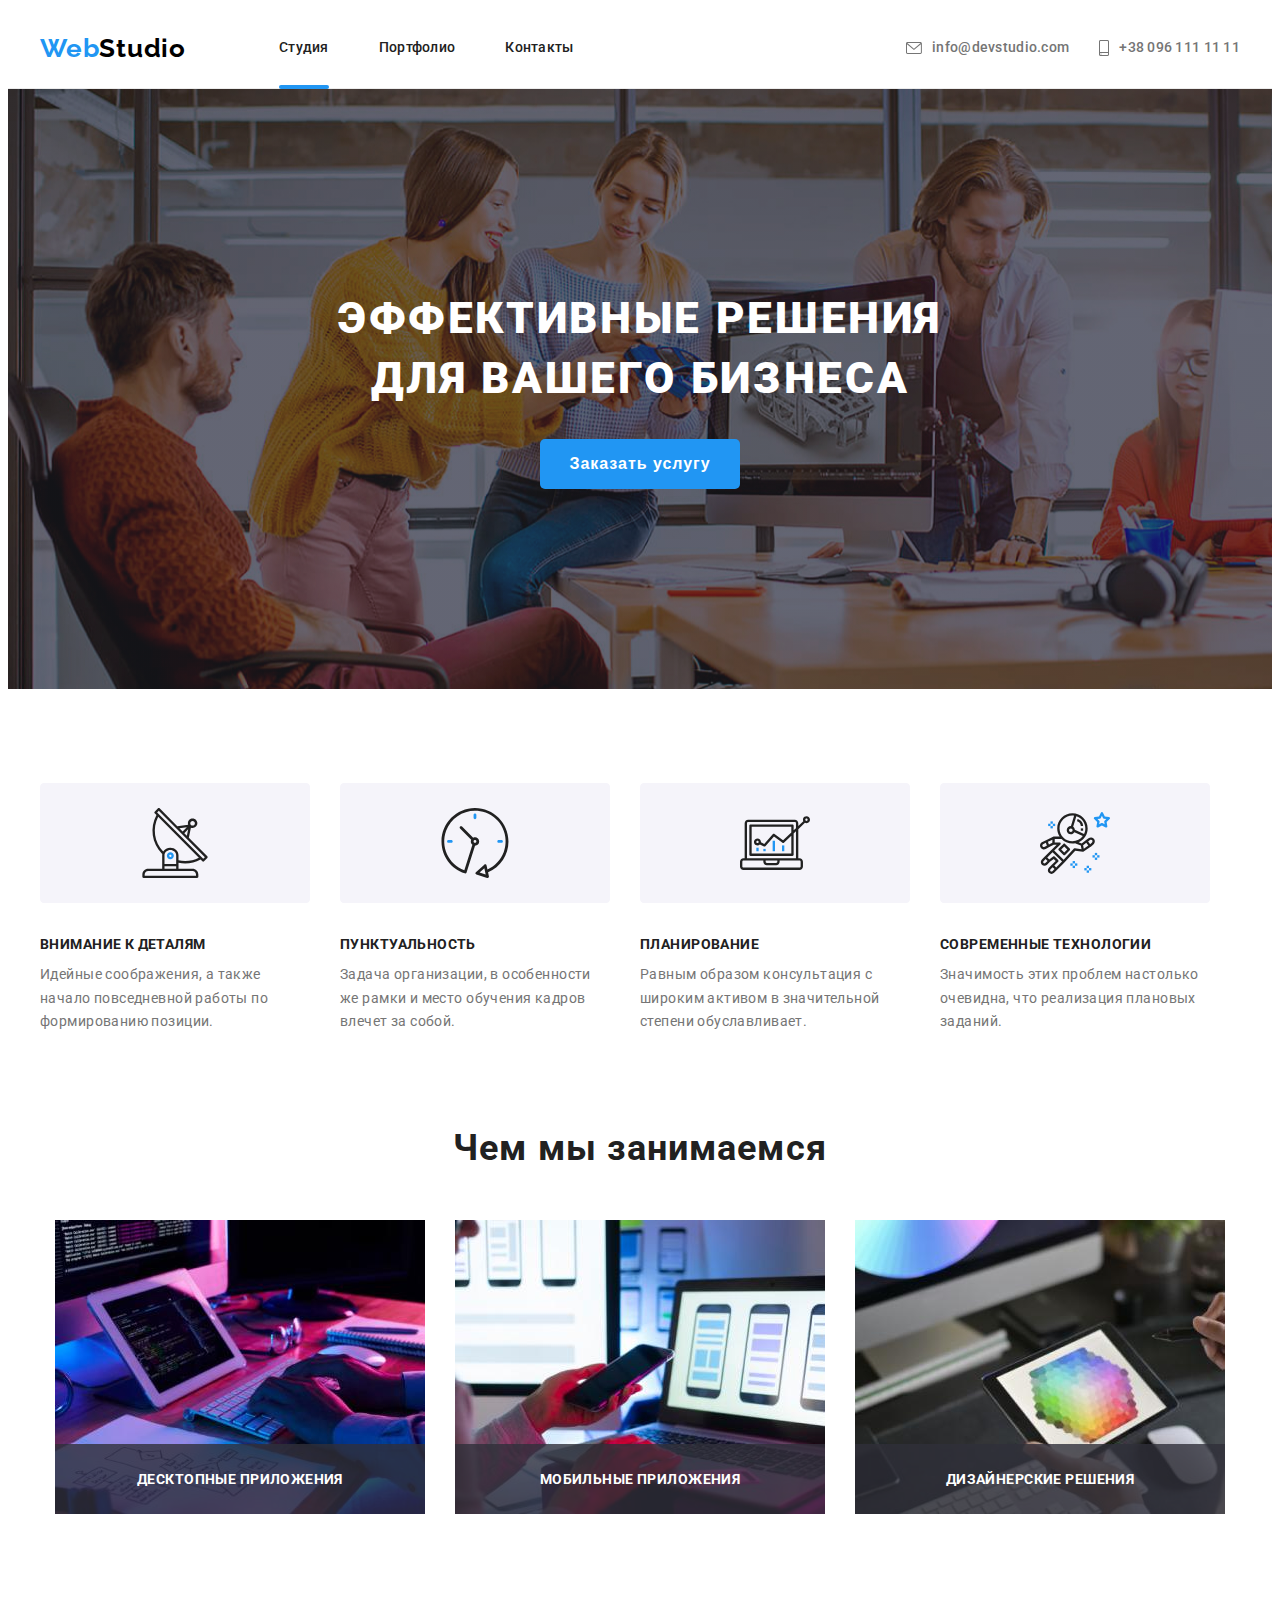
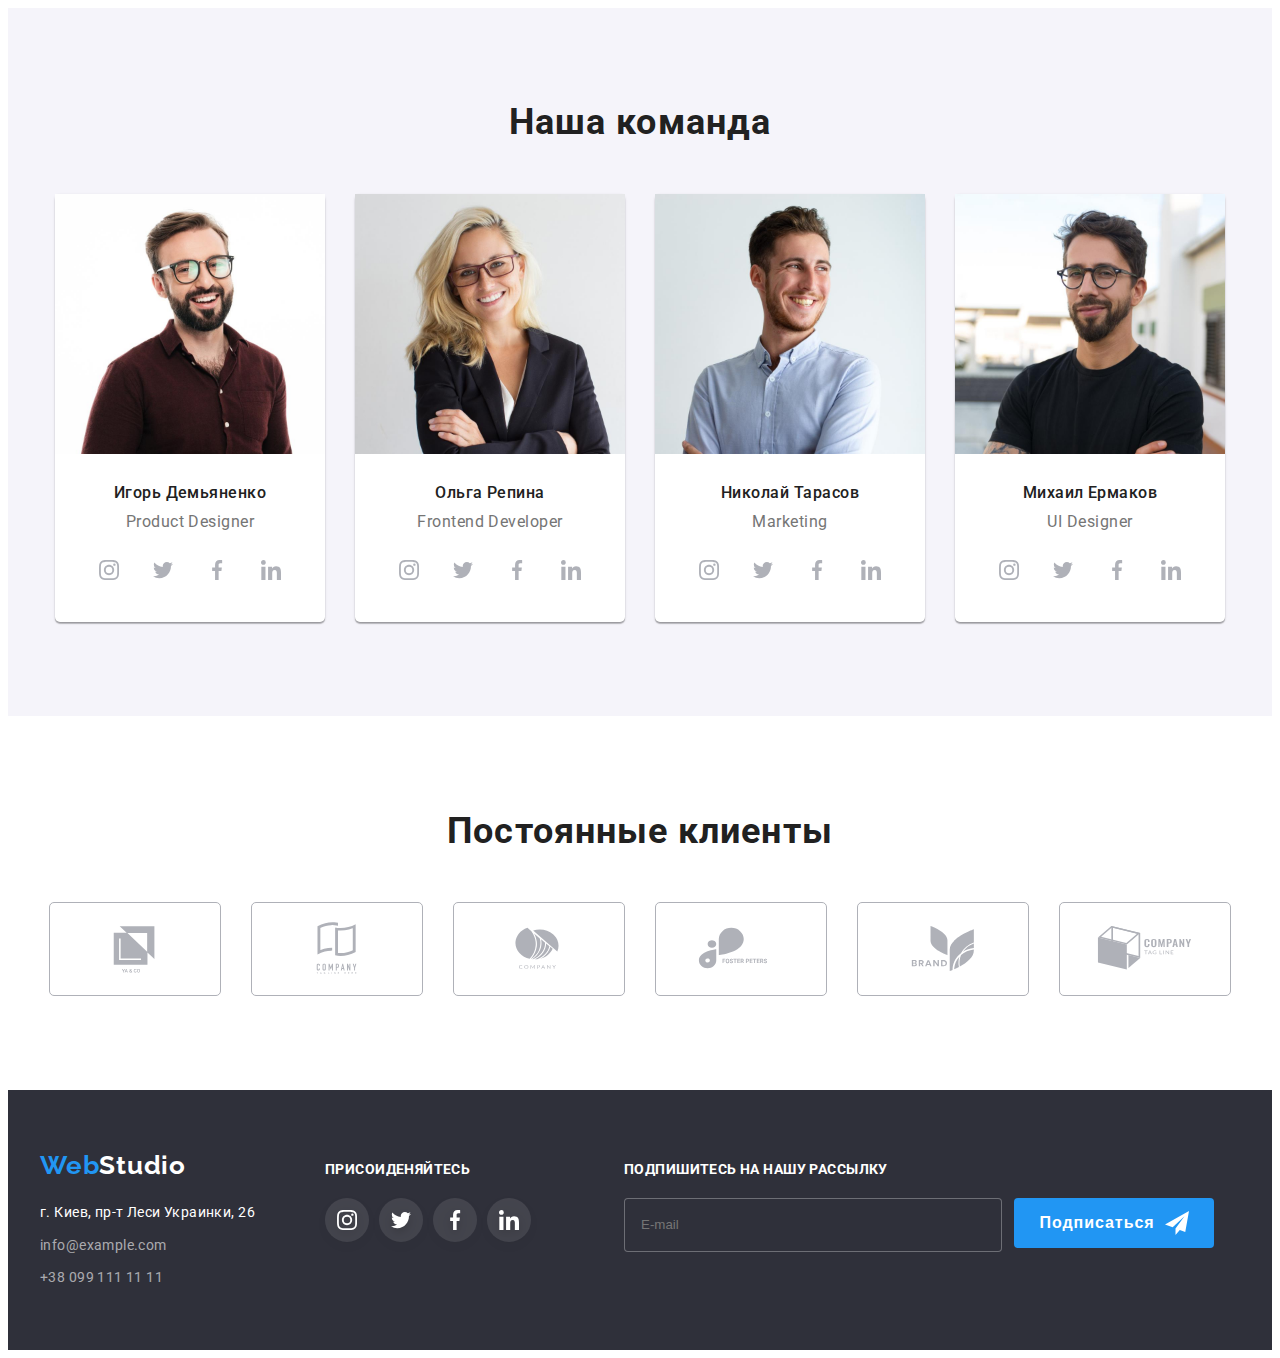
<file: index.html>
<!DOCTYPE html>
<html lang="ru">
<head>
    <meta charset="UTF-8">
    <meta http-equiv="X-UA-Compatible" content="IE=edge">
    <meta name="viewport" content="width=device-width, initial-scale=1.0">
    <title>Document</title>
    <link rel="preconnect" href="https://fonts.googleapis.com">
<link rel="preconnect" href="https://fonts.gstatic.com" crossorigin>
<link href="https://fonts.googleapis.com/css2?family=Raleway:wght@700&family=Roboto:wght@400;500;700;900&display=swap" rel="stylesheet">

<link rel="stylesheet" href="https://cdnjs.cloudflare.com/ajax/libs/modern-normalize/1.1.0/modern-normalize.min.css" integrity="sha512-wpPYUAdjBVSE4KJnH1VR1HeZfpl1ub8YT/NKx4PuQ5NmX2tKuGu6U/JRp5y+Y8XG2tV+wKQpNHVUX03MfMFn9Q==" crossorigin="anonymous" referrerpolicy="no-referrer" />

    <!--<link rel="stylesheet" href="./css/styles.css">-->
    <link rel="stylesheet" href="./css/main.css">
</head>
<body>
    <!--Шапка сайту-->

    <header class="header">
        <div class="container header-nav">
        <a href="./index.html" class="header-logo">Web<span class="header-logo-sep">Studio</span></a>
        <nav class="navigation">
        <ul class="list navigation__list">
            <li class="navigation__link">
                <a href="./index.html" class="header-word current">Студия</a>
            </li>
            <li class="navigation__link">
                <a href="./portfolio.html" class="header-word">Портфолио</a>
            </li>
            <li class="navigation__link">
                <a href="" class="header-word">Контакты</a>
            </li>
        </ul>
    </nav>
    <div class="connect">
        <ul class="list connect__list">
            <li class="connect__item">
                <a href="mailto:info@devstudio.com" class="header-mail">
                    <svg class="header-mail-icon" width="16px" height="12px">
                        <use href="./images/header-icons.svg#icon-envelope"></use>
                    </svg>
                    info@devstudio.com</a>
                
            </li>
                
            </li>
            <li class="connect__item">
                
                <a href="tel:+380961111111" class="header-tel"> 
                    <svg class="header-tel-icon" width="10px" height="16px">
                        <use href="./images/header-icons.svg#icon-smartphone"></use>
                    </svg> +38 096 111 11 11</a>
                
            </li>
        </ul>
    </div>
    </header>
<main class="studio">

    <!--Hero секція з кнопкою-->
<section class="hero">
    <div class="container">

    <div class="hero__content">
    <h1 class="hero__title">
        Эффективные решения для вашего бизнеса
    </h1>
    <button type="button" class="hero-btn" data-modal-open>Заказать услугу</button>
</div>
</div>



</section>

<!--Секція 1 без фотографій-->
<section class="section">
<div class="container">
<ul class="list pic-list">
    <li class="pic-list__item">
        <div class="section-1-pic" width="270px" height="120px"><svg  width="270px" height="120px">
            <use href="./images/icons.svg#icon-Group1"></use>
        </svg></div>
<h3 class="section-1-title">Внимание к деталям</h3>
<p class="section-1-text">Идейные соображения, а также начало повседневной работы по формированию позиции.</p>
</li>


<li class="pic-list__item">
    <div class="section-1-pic" width="270px" height="120px"><svg width="270px" height="120px">
        <use href="./images/icons.svg#icon-Group2"></use>
    </svg></div>
    <h3 class="section-1-title">Пунктуальность</h3>
    <p class="section-1-text">
        Задача организации, в особенности же рамки и место обучения кадров влечет за собой.
    </p>
</li>

<li class="pic-list__item">
    <div class="section-1-pic"width="270px" height="120px"><svg width="270px" height="120px">
        <use href="./images/icons.svg#icon-Group3"></use>
    </svg></div>
<h3 class="section-1-title">Планирование</h3>
    <p class="section-1-text">Равным образом консультация с широким активом в значительной степени обуславливает.</p>
</li>

<li class="pic-list__item">
    <div class="section-1-pic" width="270px" height="120px"><svg  width="270px" height="120px">
        <use href="./images/icons.svg#icon-Group4"></use>
    </svg></div>
<h3 class="section-1-title">Современные технологии</h3>
    <p class="section-1-text">Значимость этих проблем настолько очевидна, что реализация плановых заданий.</p>
</li>

</ul>

</div>

</section>

<!--Секція 2 яка мало що пояснює, але з красивими картинками-->
<section class="section-2">
    <div class="container">
    <h2 class="section-2-title">Чем мы занимаемся</h2>
    <ul class="list section-2__pictures">
    <li class="section-2__item"><img class="image" src="./images/img1.jpg" alt="Компьютерные технологии" width="370" height="294" class="section-2__card"> <p class="section-2-text">Десктопные приложения</p></li>
    <li class="section-2__item"><img class="image" src="./images/img2.jpg" alt="Мобильные технологии" width="370" height="294" class="section-2__card"> <p class="section-2-text">Мобильные приложения</p></li>
    <li class="section-2__item"><img class="image" src="./images/img3.jpg" alt="Графические технологии" width="370" height="294" class="section-2__card"> <p class="section-2-text">Дизайнерские решения</p></li>
    </ul>
</div>
</section>

<!--Секція 3 з членами команди-->
<section class="section-3 section">
    <div class="container">
    <h2 class="team__title">Наша команда</h2>
    <ul class="list team__list">
        <li class="team__item"><img class="section-3-image image" src="./images/photo1.jpg" alt="Фотография" width="270" height="260"> 
            <div class="section-3-div"><p class="team__name">Игорь Демьяненко</p> <p class="team__text">Product Designer</p> 
                <ul class="team__soc list">
                    <li class="team__soc-item">
                        <a href="" class="team__link link">
                            <svg class="section-3-soc-icon" width="20px" height="20px">
                                <use href="./images/icons.svg#icon-instagram"></use>
                            </svg>
                        </a></li>

                    <li class="team__soc-item">
                        <a href="" class="team__link link">
                            <svg class="section-3-soc-icon" width="20px" height="20px">
                                <use href="./images/icons.svg#icon-twitter"></use>
                            </svg>
                        </a></li>

                    <li class="team__soc-item">
                        <a href="" class="team__link link">
                            <svg class="section-3-soc-icon" width="20px" height="20px">
                                <use href="./images/icons.svg#icon-facebook"></use>
                            </svg>
                        </a></li>

                    <li class="team__soc-item">
                        <a href="" class="team__link link">
                            <svg class="section-3-soc-icon" width="20px" height="20px">
                                <use href="./images/icons.svg#icon-linkedin"></use>
                            </svg>
                        </a></li>
                        </ul>
            </div> </li>
        
        <li class="team__item"><img class="section-3-image image" src="./images/photo2.jpg" alt="Фотография" width="270" height="260"> 
            <div class="section-3-div"><p class="team__name">Ольга Репина</p><p class="team__text">Frontend Developer</p> 
                <ul class="team__soc list">
                    <li class="team__soc-item">
                        <a href="" class="team__link link">
                            <svg class="section-3-soc-icon" width="20px" height="20px">
                                <use href="./images/icons.svg#icon-instagram"></use>
                            </svg>
                        </a></li>

                    <li class="team__soc-item">
                        <a href="" class="team__link link">
                            <svg class="section-3-soc-icon" width="20px" height="20px">
                                <use href="./images/icons.svg#icon-twitter"></use>
                            </svg>
                        </a></li>

                    <li class="team__soc-item">
                        <a href="" class="team__link link">
                            <svg class="section-3-soc-icon" width="20px" height="20px">
                                <use href="./images/icons.svg#icon-facebook"></use>
                            </svg>
                        </a></li>

                    <li class="team__soc-item">
                        <a href="" class="team__link link">
                            <svg class="section-3-soc-icon" width="20px" height="20px">
                                <use href="./images/icons.svg#icon-linkedin"></use>
                            </svg>
                        </a></li>
                        </ul>
            </div> </li>
        
        <li class="team__item"><img class="section-3-image image" src="./images/photo3.jpg" alt="Фотография" width="270" height="260"> 
            <div class="section-3-div"><p class="team__name">Николай Тарасов</p><p class="team__text">Marketing</p> 
                <ul class="team__soc list">
                    <li class="team__soc-item">
                        <a href="" class="team__link link">
                            <svg class="section-3-soc-icon" width="20px" height="20px">
                                <use href="./images/icons.svg#icon-instagram"></use>
                            </svg>
                        </a></li>

                    <li class="team__soc-item">
                        <a href="" class="team__link link">
                            <svg class="section-3-soc-icon" width="20px" height="20px">
                                <use href="./images/icons.svg#icon-twitter"></use>
                            </svg>
                        </a></li>

                    <li class="team__soc-item">
                        <a href="" class="team__link link">
                            <svg class="section-3-soc-icon" width="20px" height="20px">
                                <use href="./images/icons.svg#icon-facebook"></use>
                            </svg>
                        </a></li>

                    <li class="team__soc-item">
                        <a href="" class="team__link link">
                            <svg class="section-3-soc-icon" width="20px" height="20px">
                                <use href="./images/icons.svg#icon-linkedin"></use>
                            </svg>
                        </a></li>
                        </ul>
            </div> </li>
        
        <li class="team__item"><img class="section-3-image image" src="./images/photo4.jpg" alt="Фотография" width="270" height="260"> 
            <div class="section-3-div"><p class="team__name">Михаил Ермаков</p><p class="team__text">UI Designer</p> 
                <ul class="team__soc list">
                    <li class="team__soc-item">
                        <a href="" class="team__link link">
                            <svg class="section-3-soc-icon" width="20px" height="20px">
                                <use href="./images/icons.svg#icon-instagram"></use>
                            </svg>
                        </a></li>

                    <li class="team__soc-item">
                        <a href="" class="team__link link">
                            <svg class="section-3-soc-icon" width="20px" height="20px">
                                <use href="./images/icons.svg#icon-twitter"></use>
                            </svg>
                        </a></li>

                    <li class="team__soc-item">
                        <a href="" class="team__link link">
                            <svg class="section-3-soc-icon" width="20px" height="20px">
                                <use href="./images/icons.svg#icon-facebook"></use>
                            </svg>
                        </a></li>

                    <li class="team__soc-item">
                        <a href="" class="team__link link">
                            <svg class="section-3-soc-icon" width="20px" height="20px">
                                <use href="./images/icons.svg#icon-linkedin"></use>
                            </svg>
                        </a></li>
            </div> </li>
    </ul>

</ul>
</div>
</section>
<!--Секція постійних клієнтів-->
<section class="section-4 section">
    <div class="container">
        <h2 class="clients__title">Постоянные клиенты</h2>
        <ul class="clients__list list">
            <li class="clients__item"><a href="" class="clients__link link">
                <svg class="section-4-icon" width="106px" height="60px">
                    <use href="./images/section-4-icons.svg#icon-company1"></use>
                </svg>
            </a></li>

            <li class="clients__item"><a href="" class="clients__link link">
                <svg class="section-4-icon" width="106px" height="60px">
                    <use href="./images/section-4-icons.svg#icon-company2"></use>
                </svg>
            </a></li>

            <li class="clients__item"><a href="" class="clients__link link">
                <svg class="section-4-icon" width="106px" height="60px">
                    <use href="./images/section-4-icons.svg#icon-company3"></use>
                </svg>
            </a></li>

            <li class="clients__item"><a href="" class="clients__link link">
                <svg class="section-4-icon" width="106px" height="60px">
                    <use href="./images/section-4-icons.svg#icon-company4"></use>
                </svg>
            </a></li>

            <li class="clients__item"><a href="" class="clients__link link">
                <svg class="section-4-icon" width="106px" height="60px">
                    <use href="./images/section-4-icons.svg#icon-company5"></use>
                </svg>
            </a></li>

            <li class="clients__item"><a href="" class="clients__link link">
                <svg class="section-4-icon" width="106px" height="60px">
                    <use href="./images/section-4-icons.svg#icon-company6"></use>
                </svg>
            </a></li>
        </ul>
    </div>

</section>

</main>


<!--Підвал сайту-->
<footer class="footer">
    <div class="container footer-element">
    
    <address class="address">
        <div><a href="./index.html" class="footer-logo footer-element">Web<span class="footer-logo-sep">Studio</span></a>
        <ul class="list footer__content">
        <li class="footer__location"><a href="https://goo.gl/maps/ccbDrzZSvDmgtuJD7"  target="_blank" rel="noopener noreferrer nofollow">г. Киев, пр-т Леси Украинки, 26</a></li>
        <li class="footer__mail"><a href="mailto:info@example.com"></a>info@example.com</li>
        <li class="footer__tel"><a href="tel:+380991111111"></a>+38 099 111 11 11</li>
        </ul></div>
        <ul class="list footer__soc">
            <p class="footer__soc-title">присоиденяйтесь</p>
            <ul class="footer__soc-list list">
                <li class="footer__soc-item">
                    <a href="" class="footer__link link">
                        <svg class="footer-soc-list-icon" width="20px" height="20px">
                            <use href="./images/icons.svg#icon-instagram"></use>
                        </svg>
                    </a></li>

                <li class="footer-soc-list-item">
                    <a href="" class="footer__link link">
                        <svg class="footer-soc-list-icon" width="20px" height="20px">
                            <use href="./images/icons.svg#icon-twitter"></use>
                        </svg>
                    </a></li>

                <li class="footer-soc-list-item">
                    <a href="" class="footer__link link">
                        <svg class="footer-soc-list-icon" width="20px" height="20px">
                            <use href="./images/icons.svg#icon-facebook"></use>
                        </svg>
                    </a></li>

                <li class="footer-soc-list-item">
                    <a href="" class="footer__link link">
                        <svg class="footer-soc-list-icon" width="20px" height="20px">
                            <use href="./images/icons.svg#icon-linkedin"></use>
                        </svg>
                    </a></li>
                    </ul>
        </ul>
        <section class="tg-section">
        <p class="footer__soc-title footer-title-2">подпишитесь на нашу рассылку</p>
        <form class="online-form">
            <input type="text" class="online-input" placeholder="E-mail">
            <div class="last-button">
            <button type="button" class="online-form-btn">Подписаться <span><svg class="form-btn-icon" width="24px" height="24px">
                <use href="./images/icons.svg#icon-icon-send"></use>
            </svg></span></button></div>
        </form></section>
        
    </address>
</div>

</footer>
</body>
<div class="backdrop is-hidden" data-modal>
    <div class="modal">
        <button type="button" class="modal-close" data-modal-close>
            <svg class="modal-close-icon" width="11px" height="11px">
            <use href="./images/icons.svg#icon-modclose"></use>
        </svg></button>
        <p class="modal-title">Оставьте свои данные, мы вам перезвоним</p>
        <form class="modal-form">
            <div class="input-field">
        <label><span class="input-title">Имя</span></label>
        <div class="input-wrap">
            <input type="text" class="form-input" name="user-name" required/>
            <svg class="modal-icon" width="18px" height="18px">
                <use href="./images/icons.svg#icon-mcontact" ></use>
            </svg>
        </div>
        </div>

<div class="input-field">
        <label><span class="input-title">Телефон</span></label>
            <div class="input-wrap">
        <input type="tel" class="form-input" name="user-tel" required>
        <svg class="modal-icon" width="18px" height="18px">
            <use href="./images/icons.svg#icon-mphone" ></use>
        </svg>
    </div>
</div>

    <div class="input-field">
        <label><span class="input-title">Почта</span></label>
            <div class="input-wrap">
        <input type="mail" class="form-input" name="user-email" required>
        <svg class="modal-icon" width="18px" height="18px">
            <use href="./images/icons.svg#icon-memail" ></use>
        </svg>
    </div>
</div>

    <div class="input-field-comment">
        <label><span class="input-title">Комментарий</span></label>
        <!--<input type="text" class="form-input" name="user-comment" placeholder="Введите текст">-->
        <textarea name="user-comment" id="user-comment" cols="30" rows="10" class="modal-text" placeholder="Введите текст"></textarea>
    
</div>
        <div class="input-field-checkbox">
            <input type="checkbox" name="check-icon" value="true" class="input-check visually-hidden" id="user-sub">
        <label for="user-sub" class="check-text">
            <span>
                <svg class="check-icon" width="16px" height="15px">
                    <use href="./images/icons.svg#icon-shek" ></use>
                </svg>
            </span>
            Соглашаюсь с рассылкой и принимаю <a href="" class="policy-link">Условия договора</a></label></div>
<div class="modal-button-div">
        <button type="submit" class="modal-button">Отправить</button></div>
        </form>
    </div>
</div>
<script src="./js/modal.js"></script>

</html>
</file>
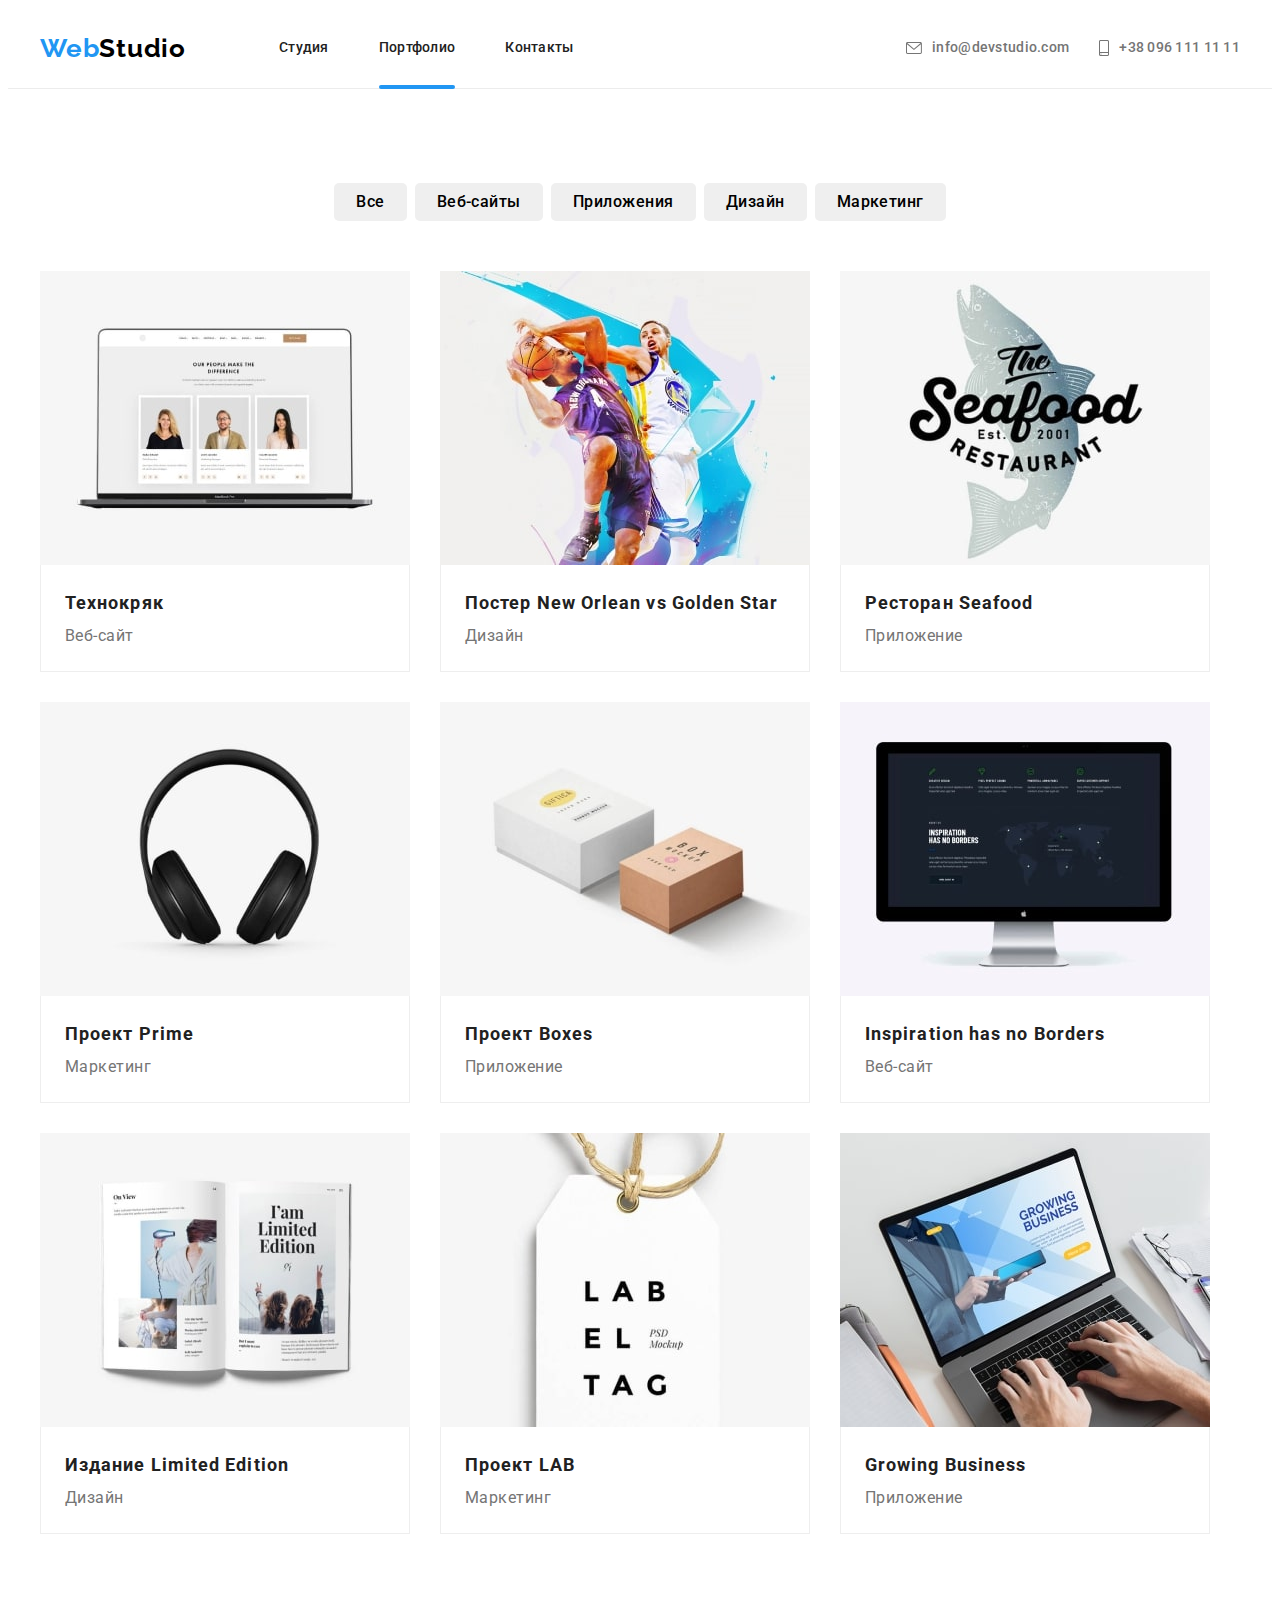
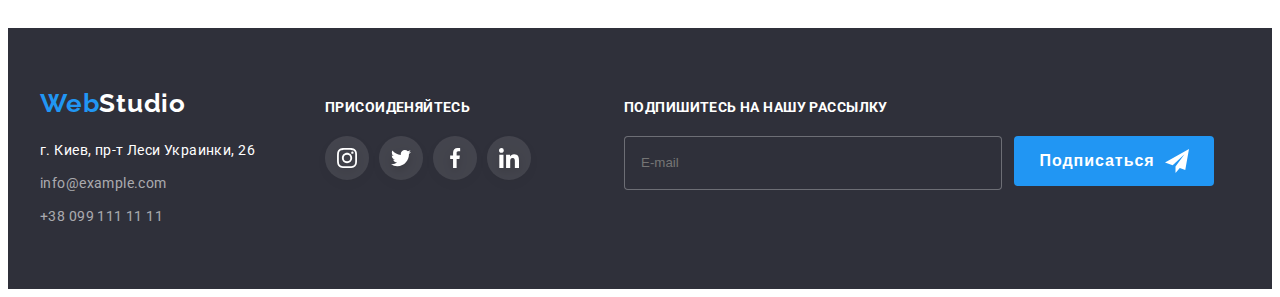
<file: portfolio.html>
<!DOCTYPE html>
<html lang="en">
<head>
    <meta charset="UTF-8">
    <meta http-equiv="X-UA-Compatible" content="IE=edge">
    <meta name="viewport" content="width=device-width, initial-scale=1.0">
    <title>Document</title>
    <link rel="preconnect" href="https://fonts.googleapis.com">
<link rel="preconnect" href="https://fonts.gstatic.com" crossorigin>
<link href="https://fonts.googleapis.com/css2?family=Raleway:wght@700&family=Roboto:wght@400;500;700;900&display=swap" rel="stylesheet">

<link rel="stylesheet" href="https://cdnjs.cloudflare.com/ajax/libs/modern-normalize/1.1.0/modern-normalize.min.css" integrity="sha512-wpPYUAdjBVSE4KJnH1VR1HeZfpl1ub8YT/NKx4PuQ5NmX2tKuGu6U/JRp5y+Y8XG2tV+wKQpNHVUX03MfMFn9Q==" crossorigin="anonymous" referrerpolicy="no-referrer" />

    <!--<link rel="stylesheet" href="./css/styles.css">-->
    <link rel="stylesheet" href="./css/main.min.css">
</head>
<body>
    <!--Шапка сайту-->

    <header class="header">
        <div class="container header-nav">
        <a href="./index.html" class="header-logo">Web<span class="header-logo-sep">Studio</span></a>
        <nav class="navigation">
        <ul class="list navigation__list">
            <li class="navigation__link">
                <a href="./index.html" class="header-word">Студия</a>
            </li>
            <li class="navigation__link">
                <a href="./portfolio.html" class="header-word current">Портфолио</a>
            </li>
            <li class="navigation__link" class="header-word">
                <a href="" class="header-word">Контакты</a>
            </li>
        </ul>
    </nav>
    <div class="connect">
        <ul class="list connect__list">
            <li class="connect__item">
                <a href="mailto:info@devstudio.com" class="header-mail">
                    <svg class="header-mail-icon" width="16px" height="12px">
                        <use href="./images/header-icons.svg#icon-envelope"></use>
                    </svg>
                    info@devstudio.com</a>
                
            </li>
                
            </li>
            <li class="connect__item">
                
                <a href="tel:+380961111111" class="header-tel"> 
                    <svg class="header-tel-icon" width="10px" height="16px">
                        <use href="./images/header-icons.svg#icon-smartphone"></use>
                    </svg> +38 096 111 11 11</a>
                
            </li>
        </ul>
    </div>
    </header>
    
    <main class="portfolio">
        <!--Фільтр-->
        <section class="section">
            <div class="container">
      <ul class="list btn-list">
        <li class="btn-list-element"><button type="button" class="filter-btn filter-btn1">Все</button></li>
        <li class="btn-list-element"><button type="button" class="filter-btn filter-btn2">Веб-сайты</button></li>
        <li class="btn-list-element"><button type="button" class="filter-btn filter-btn3">Приложения</button></li>
        <li class="btn-list-element"><button type="button" class="filter-btn filter-btn4">Дизайн</button></li>
        <li class="btn-list-element"><button type="button" class="filter-btn filter-btn5">Маркетинг</button></li>
      </ul>
      <ul class="list card-list">
        <li class="card-list-element"> <div class="sliders"> <img class="image" src="./images/por1.jpg" alt="Фотография" width="370" height="294"> <p class="filter-slider">Ресурс предлагает комплексные предложения с разным уровнем функционала и сервисов. Все это позволит посетителю получить исчерпывающие сведения о компании или частном лице.</p></div><div class="filter-title-div"><p class="filter-title">Технокряк</p> <p class="filter-text">Веб-сайт</p></div>  </li>
        <li class="card-list-element"> <div class="sliders"><img class="image" src="./images/por2.jpg" alt="Фотография" width="370" height="294"> <p class="filter-slider">Ресурс предлагает комплексные предложения с разным уровнем функционала и сервисов. Все это позволит посетителю получить исчерпывающие сведения о компании или частном лице.</p></div> <div class="filter-title-div"><p class="filter-title">Постер New Orlean vs Golden Star</p> <p class="filter-text">Дизайн</p></div></li>
        <li class="card-list-element"> <div class="sliders"><img class="image" src="./images/por3.jpg" alt="Фотография" width="370" height="294"> <p class="filter-slider">Ресурс предлагает комплексные предложения с разным уровнем функционала и сервисов. Все это позволит посетителю получить исчерпывающие сведения о компании или частном лице.</p></div> <div class="filter-title-div"><p class="filter-title">Ресторан Seafood</p> <p class="filter-text">Приложение</p></div></li>
        <li class="card-list-element"> <div class="sliders"><img class="image" src="./images/por4.jpg" alt="Фотография" width="370" height="294"> <p class="filter-slider">Ресурс предлагает комплексные предложения с разным уровнем функционала и сервисов. Все это позволит посетителю получить исчерпывающие сведения о компании или частном лице.</p></div> <div class="filter-title-div"><p class="filter-title">Проект Prime</p> <p class="filter-text">Маркетинг</p></div></li>
        <li class="card-list-element"> <div class="sliders"><img class="image" src="./images/por5.jpg" alt="Фотография" width="370" height="294"> <p class="filter-slider">Ресурс предлагает комплексные предложения с разным уровнем функционала и сервисов. Все это позволит посетителю получить исчерпывающие сведения о компании или частном лице.</p></div> <div class="filter-title-div"><p class="filter-title">Проект Boxes</p> <p class="filter-text">Приложение</p></div></li>
        <li class="card-list-element"> <div class="sliders"><img class="image" src="./images/por6.jpg" alt="Фотография" width="370" height="294"> <p class="filter-slider">Ресурс предлагает комплексные предложения с разным уровнем функционала и сервисов. Все это позволит посетителю получить исчерпывающие сведения о компании или частном лице.</p></div> <div class="filter-title-div"><p class="filter-title">Inspiration has no Borders</p> <p class="filter-text">Веб-сайт</p></div></li>
        <li class="card-list-element"> <div class="sliders"><img class="image" src="./images/por7.jpg" alt="Фотография" width="370" height="294"> <p class="filter-slider">Ресурс предлагает комплексные предложения с разным уровнем функционала и сервисов. Все это позволит посетителю получить исчерпывающие сведения о компании или частном лице.</p></div> <div class="filter-title-div"><p class="filter-title">Издание Limited Edition</p> <p class="filter-text">Дизайн</p></div></li>
        <li class="card-list-element"> <div class="sliders"><img class="image" src="./images/por8.jpg" alt="Фотография" width="370" height="294"> <p class="filter-slider">Ресурс предлагает комплексные предложения с разным уровнем функционала и сервисов. Все это позволит посетителю получить исчерпывающие сведения о компании или частном лице.</p></div> <div class="filter-title-div"><p class="filter-title">Проект LAB</p> <p class="filter-text">Маркетинг</p></div></li>
        <li class="card-list-element"> <div class="sliders"><img class="image" src="./images/por9.jpg" alt="Фотография" width="370" height="294"> <p class="filter-slider">Ресурс предлагает комплексные предложения с разным уровнем функционала и сервисов. Все это позволит посетителю получить исчерпывающие сведения о компании или частном лице.</p></div> <div class="filter-title-div"><p class="filter-title">Growing Business</p> <p class="filter-text">Приложение</p></div></li>
      </ul>
    </div>
    </section>
    </main>
</body>

<!--Підвал сайту-->
<footer class="footer">
    <div class="container footer-element">
    
    <address class="address">
        <div><a href="./index.html" class="footer-logo footer-element">Web<span class="footer-logo-sep">Studio</span></a>
        <ul class="list footer__content">
        <li class="footer__location"><a href="https://goo.gl/maps/ccbDrzZSvDmgtuJD7"  target="_blank" rel="noopener noreferrer nofollow">г. Киев, пр-т Леси Украинки, 26</a></li>
        <li class="footer__mail"><a href="mailto:info@example.com"></a>info@example.com</li>
        <li class="footer__tel"><a href="tel:+380991111111"></a>+38 099 111 11 11</li>
        </ul></div>
        <ul class="list footer__soc">
            <p class="footer__soc-title">присоиденяйтесь</p>
            <ul class="footer__soc-list list">
                <li class="footer__soc-item">
                    <a href="" class="footer__link link">
                        <svg class="footer-soc-list-icon" width="20px" height="20px">
                            <use href="./images/icons.svg#icon-instagram"></use>
                        </svg>
                    </a></li>

                <li class="footer-soc-list-item">
                    <a href="" class="footer__link link">
                        <svg class="footer-soc-list-icon" width="20px" height="20px">
                            <use href="./images/icons.svg#icon-twitter"></use>
                        </svg>
                    </a></li>

                <li class="footer-soc-list-item">
                    <a href="" class="footer__link link">
                        <svg class="footer-soc-list-icon" width="20px" height="20px">
                            <use href="./images/icons.svg#icon-facebook"></use>
                        </svg>
                    </a></li>

                <li class="footer-soc-list-item">
                    <a href="" class="footer__link link">
                        <svg class="footer-soc-list-icon" width="20px" height="20px">
                            <use href="./images/icons.svg#icon-linkedin"></use>
                        </svg>
                    </a></li>
                    </ul>
        </ul>
        <section class="tg-section">
        <p class="footer__soc-title footer-title-2">подпишитесь на нашу рассылку</p>
        <form class="online-form">
            <input type="text" class="online-input" placeholder="E-mail">
            <div class="last-button">
            <button type="button" class="online-form-btn">Подписаться <span><svg class="form-btn-icon" width="24px" height="24px">
                <use href="./images/icons.svg#icon-icon-send"></use>
            </svg></span></button></div>
        </form></section>
        
    </address>
</div>

</footer>



</html>
</file>
<file: css/main.css>
@charset "UTF-8";
body {
  font-family: "Roboto", sans-serif;
  color: var(--head-color);
}

ul {
  margin: 0;
  padding-left: 0;
}

.list {
  list-style: none;
}

.container {
  width: 1200px;
  padding-left: 15px;
  padding-right: 15px;
  margin-left: auto;
  margin-right: auto;
}

:hover, :focus {
  transform: 250ms;
}

.studio {
  background-color: var(--main-light-color);
}

.section {
  padding-top: 94px;
  padding-bottom: 94px;
}

.portfolio {
  background-color: var(--main-light-color);
}

.image {
  display: block;
}

/* Прибирає сині/фіолетові посилання. */
a, a:hover, a:focus {
  text-decoration: none;
  color: inherit;
}

p, h2, h3, h4, h5, h6 {
  margin: 0;
}

address {
  font-size: normal;
}

:root {
  --head-color: #212121;
  --text-color: #757575;
  --accent-color: #2196F3;
  --background-color: #2F303A;
  --main-light-color: #FFFFFF;
  --secondary-bgr-color: #F5F4FA;
  --logo-blk-color: #000000;
  --footer-contact-color: #FFFFFF99;
  --transition-timing: 250ms cubic-bezier(0.4, 0, 0.2, 1);
}

.visually-hidden {
  position: absolute;
  white-space: nowrap;
  width: 1px;
  height: 1px;
  overflow: hidden;
  border: 0;
  padding: 0;
  clip: rect(0 0 0 0);
  clip-path: inset(50%);
  margin: -1px;
}

.header {
  background-color: var(--main-light-color);
  border-bottom: 1px solid #ECECEC;
}

.header-logo {
  font-family: "Raleway";
  font-style: normal;
  font-weight: 700;
  font-size: 26px;
  line-height: 1.19;
  letter-spacing: 0.03em;
  color: var(--accent-color);
}
.header-logo:hover, .header-logo:focus {
  color: var(--accent-color);
}

.header-logo-sep {
  color: var(--logo-blk-color);
}

.header {
  display: flex;
  align-items: center;
}

.header-container {
  width: 1200px;
  margin-left: auto;
  margin-right: auto;
}

.navigation__list {
  display: flex;
  gap: 50px;
}

.connect {
  margin-left: auto;
}

.header-logo {
  margin-right: 93px;
}

.navigation__link {
  font-weight: 500;
  font-size: 14px;
  line-height: 16px;
  letter-spacing: 0.02em;
  color: var(--head-color);
  padding-top: 32px;
  padding-bottom: 32px;
}
.navigation__link:hover, .navigation__link:focus {
  color: var(--accent-color);
  transition: color 250ms cubic-bezier(0.4, 0, 0.2, 1) 125ms;
}

.header-word {
  display: block;
  position: relative;
  font-weight: 500;
  font-size: 14px;
  line-height: 1.14;
  letter-spacing: 0.02em;
  color: var(---text-color);
  transition: color 250ms cubic-bezier(0.4, 0, 0.2, 1) 125ms;
}
.header-word:hover, .header-word:focus {
  color: var(--accent-color);
  transition: color 250ms cubic-bezier(0.4, 0, 0.2, 1) 125ms;
}

.connect__list {
  display: flex;
  justify-content: center;
  align-items: center;
  gap: 30px;
}

.connect__item {
  fill: #2196F3;
}

.header-mail {
  font-weight: 500;
  font-size: 14px;
  line-height: 1.14;
  letter-spacing: 0.02em;
  color: var(--text-color);
  order: 0;
  display: flex;
  justify-content: center;
  align-items: center;
  transition: color 250ms cubic-bezier(0.4, 0, 0.2, 1) 125ms;
}
.header-mail:focus, .header-mail:hover {
  color: var(--accent-color);
  transition: color 250ms cubic-bezier(0.4, 0, 0.2, 1) 125ms;
}

.header-mail-icon {
  fill: #757575;
  margin-right: 10px;
  transition: fill 250ms cubic-bezier(0.4, 0, 0.2, 1) 125ms;
}
.connect__item :focus .header-mail-icon, .connect__item :hover .header-mail-icon {
  fill: #2196F3;
}

.header-tel {
  font-weight: 500;
  font-size: 14px;
  line-height: 1.14;
  letter-spacing: 0.02em;
  color: var(--text-color);
  display: flex;
  justify-content: center;
  align-items: center;
  transition: color 250ms cubic-bezier(0.4, 0, 0.2, 1) 125ms;
}
.header-tel:focus, .header-tel:hover {
  color: var(--accent-color);
  transition: color 250ms cubic-bezier(0.4, 0, 0.2, 1) 125ms;
}

.header-tel-icon {
  fill: #757575;
  margin-right: 10px;
  transition: fill 250ms cubic-bezier(0.4, 0, 0.2, 1) 125ms;
}
.connect__item :focus .header-tel-icon, .connect__item :hover .header-tel-icon {
  fill: #2196F3;
}

.header-nav {
  display: flex;
  justify-content: space-between;
  align-items: center;
}

.current::after {
  position: absolute;
  display: block;
  content: "";
  width: 100%;
  height: 4px;
  background-color: #2196F3;
  border-radius: 2px;
  top: 45px;
}

.hero {
  background-color: var(--background-color);
  background-image: linear-gradient(rgba(47, 48, 58, 0.4), rgba(47, 48, 58, 0.4)), url(../images/hero-img.jpg);
  padding: 200px 0px 200px;
  max-width: 1600px;
  margin: 0 auto;
}

.hero__title {
  font-weight: 900;
  font-size: 44px;
  line-height: 1.36;
  text-align: center;
  letter-spacing: 0.06em;
  text-transform: uppercase;
  color: var(--main-light-color);
  align-items: center;
  max-width: 696px;
  margin: 0 auto;
}

.hero-btn {
  font-weight: 700;
  font-size: 16px;
  line-height: 1.87;
  text-align: center;
  letter-spacing: 0.06em;
  cursor: pointer;
  margin: 0 auto;
  display: block;
  min-width: 200px;
  min-height: 50px;
  border: none;
  border-radius: 5px;
  margin-top: 30px;
  background-color: var(--accent-color);
  color: var(--main-light-color);
}

.pic-list {
  display: flex;
  justify-content: center;
}

.section-1-title {
  font-weight: 700;
  font-size: 14px;
  line-height: 1.14;
  letter-spacing: 0.03em;
  text-transform: uppercase;
  margin-bottom: 10px;
}

.section-1-text {
  font-weight: 400;
  font-size: 14px;
  line-height: 1.71;
  letter-spacing: 0.03em;
  color: var(--text-color);
}

.pic-list__item {
  margin-right: 30px;
}

.section-1-pic {
  margin-bottom: 30px;
}

.section-2 {
  padding-bottom: 94px;
}

.section-2-title {
  font-weight: 700;
  font-size: 36px;
  line-height: 1.16;
  text-align: center;
  letter-spacing: 0.03em;
  margin-bottom: 50px;
}

.section-2__pictures {
  display: flex;
  justify-content: center;
  gap: 30px;
}

.section-2__card {
  position: relative;
}

.section-2-text {
  font-weight: 700;
  font-size: 14px;
  line-height: 16px;
  text-align: center;
  letter-spacing: 0.03em;
  text-transform: uppercase;
  color: #FFFFFF;
  display: flex;
  justify-content: center;
  align-items: center;
  transform: translateY(-70px);
  width: 370px;
  height: 70px;
  position: absolute;
  background: rgba(47, 48, 58, 0.8);
  overflow: hidden;
}

.section-3 {
  background-color: var(--secondary-bgr-color);
}

.team__title {
  font-weight: 700;
  font-size: 36px;
  line-height: 1.16;
  text-align: center;
  letter-spacing: 0.03em;
  margin-bottom: 50px;
}

.team__name {
  font-weight: 500;
  font-size: 16px;
  line-height: 1.18;
  text-align: center;
  letter-spacing: 0.03em;
}

.team__list {
  display: flex;
  justify-content: center;
  gap: 30px;
}

.team__item {
  background-color: var(--main-light-color);
  border-radius: 5px;
  box-shadow: 0px 1px 3px rgba(0, 0, 0, 0.12), 0px 1px 1px rgba(0, 0, 0, 0.14), 0px 2px 1px rgba(0, 0, 0, 0.2);
}

.team__text {
  font-weight: 400;
  font-size: 16px;
  line-height: 1.18;
  text-align: center;
  letter-spacing: 0.03em;
  color: var(--text-color);
  margin-top: 10px;
  margin-bottom: 16px;
}

.section-3-div {
  padding-top: 30px;
  padding-bottom: 30px;
}

.team__soc {
  display: flex;
  justify-content: center;
  gap: 10px;
}

.team__link {
  width: 44px;
  height: 44px;
  border-radius: 50%;
  display: flex;
  align-items: center;
  justify-content: center;
  transition: background-color 250ms cubic-bezier(0.4, 0, 0.2, 1) 125ms;
}
.team__link:hover, .team__link:focus {
  background-color: #2196F3;
}

.section-3-soc-icon {
  fill: #AFB1B8;
  transition: fill 250ms cubic-bezier(0.4, 0, 0.2, 1) 125ms;
}
.team__link:hover .section-3-soc-icon, .team__link:focus .section-3-soc-icon {
  fill: #FFFFFF;
}

.clients__title {
  font-weight: 700;
  font-size: 36px;
  line-height: 42px;
  text-align: center;
  letter-spacing: 0.03em;
  color: #212121;
  margin-bottom: 50px;
}

.clients__list {
  display: flex;
  justify-content: center;
  gap: 30px;
}

.clients__link {
  fill: #AFB1B8;
  border: 1.5px solid #AFB1B8;
  border-radius: 5px;
  width: 170px;
  height: 92px;
  display: flex;
  align-items: center;
  justify-content: center;
  transition: border 250ms cubic-bezier(0.4, 0, 0.2, 1) 125ms, fill 250ms cubic-bezier(0.4, 0, 0.2, 1) 125ms;
}
.clients__link:hover, .clients__link:focus {
  border: 1.5px solid #2196F3;
  fill: #2196F3;
}

.btn-list {
  display: flex;
  justify-content: center;
  margin-bottom: 50px;
}

.btn-list-element:not(:last-child) {
  margin-right: 8px;
}

.filter-btn {
  font-family: "Roboto";
  font-style: normal;
  font-weight: 500;
  font-size: 16px;
  line-height: 1.62;
  text-align: center;
  letter-spacing: 0.03em;
  cursor: pointer;
  border: none;
  border-radius: 5px;
  padding: 6px 22px 6px;
  transition: background-color 250ms cubic-bezier(0.4, 0, 0.2, 1) 125ms, box-shadow 250ms cubic-bezier(0.4, 0, 0.2, 1) 125ms, color 250ms cubic-bezier(0.4, 0, 0.2, 1) 125ms;
}
.filter-btn:focus, .filter-btn:hover {
  color: var(--main-light-color);
  background-color: var(--accent-color);
  box-shadow: 0px 3px 1px rgba(0, 0, 0, 0.1), 0px 1px 2px rgba(0, 0, 0, 0.08), 0px 2px 2px rgba(0, 0, 0, 0.12);
}

.filter-title {
  font-weight: 700;
  font-size: 18px;
  line-height: 36px;
  letter-spacing: 0.06em;
  color: var(--head-color);
}

.filter-title-div {
  padding: 20px 24px 20px;
  border-right: 1px solid #EEEEEE;
  border-left: 1px solid #EEEEEE;
  border-bottom: 1px solid #EEEEEE;
}

.filter-text {
  font-weight: 400;
  font-size: 16px;
  line-height: 30px;
  letter-spacing: 0.03em;
  color: var(--text-color);
}

.card-list {
  display: flex;
  flex-wrap: wrap;
  gap: 30px;
}

.sliders {
  position: relative;
  overflow: hidden;
}

.filter-slider {
  position: absolute;
  top: 0;
  left: 0;
  font-weight: 400;
  font-size: 18px;
  line-height: 1.55;
  letter-spacing: 0.03em;
  background: rgba(33, 150, 243, 0.9);
  color: #FFFFFF;
  height: 100%;
  display: flex;
  align-items: center;
  justify-content: center;
  padding-left: 24px;
  transform: translateY(100%);
  transition: transform 250ms cubic-bezier(0.4, 0, 0.2, 1);
}

.card-list-element {
  transition: box-shadow 250ms cubic-bezier(0.4, 0, 0.2, 1);
}
.card-list-element:hover .filter-slider, .card-list-element:focus .filter-slider {
  opacity: 1;
  transform: translateY(0);
}
.card-list-element:hover {
  box-shadow: 0px 1px 1px rgba(0, 0, 0, 0.12), 0px 4px 4px rgba(0, 0, 0, 0.06), 1px 4px 6px rgba(0, 0, 0, 0.16);
  cursor: pointer;
}

.footer {
  background-color: var(--background-color);
  margin: 0;
  padding: 0;
  padding-top: 60px;
  padding-bottom: 60px;
}

.footer-logo {
  font-family: "Raleway";
  font-style: normal;
  font-weight: 700;
  font-size: 26px;
  line-height: 1.19;
  letter-spacing: 0.03em;
  color: var(--accent-color);
  max-height: 31px;
}
.footer-logo:hover, .footer-logo:focus {
  color: var(--accent-color);
}

.footer-logo-sep {
  color: var(--main-light-color);
}

.footer-list {
  display: flex;
  justify-content: flex-end;
  flex-direction: column;
}

.footer__location {
  font-weight: 400;
  font-size: 14px;
  line-height: 1.71;
  letter-spacing: 0.03em;
  font-style: normal;
  color: var(--main-light-color);
  margin-top: 20px;
}
.footer__location:hover, .footer__location:focus {
  color: var(--main-light-color);
}

.footer__mail, .footer__tel {
  font-weight: 400;
  font-size: 14px;
  line-height: 1.71;
  font-style: normal;
  letter-spacing: 0.03em;
  color: var(--footer-contact-color);
  margin-top: 9px;
}

.address {
  display: flex;
  gap: 70px;
  align-items: baseline;
}

.footer__soc {
  display: flex;
  justify-content: flex-start;
  align-items: flex-start;
  flex-direction: column;
}

.footer__soc-title {
  font-weight: 700;
  font-size: 14px;
  line-height: 1.14;
  letter-spacing: 0.03em;
  font-style: normal;
  text-transform: uppercase;
  color: var(--main-light-color);
}

.footer-title-2 {
  padding-left: 23px;
}

.footer__soc-list {
  display: flex;
  justify-content: center;
  gap: 10px;
}

.footer__link {
  width: 44px;
  height: 44px;
  border-radius: 50%;
  display: flex;
  align-items: center;
  justify-content: center;
  background-color: rgba(255, 255, 255, 0.1);
  margin-top: 20px;
  filter: drop-shadow(0px 4px 4px rgba(0, 0, 0, 0.25));
  transition: background-color 250ms cubic-bezier(0.4, 0, 0.2, 1);
}
.footer__link:hover, .footer__link:focus {
  background-color: #2196F3;
}
.footer__link:hover .footer-soc-list-icon, .footer__link:focus .footer-soc-list-icon {
  fill: #FFFFFF;
}

.footer-soc-list-icon {
  fill: #FFFFFF;
}

.online-form {
  padding-left: 23px;
  display: flex;
}

.online-input {
  position: relative;
  width: 358px;
  height: 50px;
  background-color: var(--background-color);
  border: 1px solid rgba(255, 255, 255, 0.3);
  padding-left: 16px;
  border-radius: 4px;
  margin-top: 20px;
  outline: none;
  color: #FFFFFF;
}

.last-button {
  margin-left: 12px;
}

.online-form-btn {
  position: absolute;
  width: 200px;
  height: 50px;
  margin-top: 20px;
  background: #2196F3;
  border-radius: 4px;
  border: #2196F3;
  gap: 10px;
  font-weight: 700;
  font-size: 16px;
  line-height: 1.87;
  letter-spacing: 0.06em;
  color: #FFFFFF;
  display: flex;
  justify-content: center;
  align-items: center;
  cursor: pointer;
}

.form-btn-icon {
  display: flex;
  justify-content: center;
  align-items: center;
}

.backdrop {
  position: fixed;
  top: 0;
  background: rgba(0, 0, 0, 0.2);
  width: 100%;
  height: 100%;
  transition: opacity 500ms linear, visibility 500ms;
}

.modal {
  position: absolute;
  width: 528px;
  min-height: 581px;
  background-color: #FFFFFF;
  border-radius: 4px;
  box-shadow: 0px 1px 3px rgba(0, 0, 0, 0.12), 0px 1px 1px rgba(0, 0, 0, 0.14), 0px 2px 1px rgba(0, 0, 0, 0.2);
  top: 50%;
  left: 50%;
  transform: translate(-50%, -50%) scale(1);
  transition: transform 500ms linear;
  padding: 40px;
}

.modal-title {
  font-family: "Roboto";
  font-style: normal;
  font-weight: 700;
  font-size: 20px;
  line-height: 1.15;
  text-align: center;
  letter-spacing: 0.03em;
  display: block;
  color: #212121;
  margin-bottom: 12px;
}

.backdrop.is-hidden .modal {
  transform: translate(-50%, -50%) scale(0);
}

.modal-close {
  position: absolute;
  right: 10px;
  top: 10px;
  width: 30px;
  height: 30px;
  background: #FFFFFF;
  border: 1px solid rgba(0, 0, 0, 0.1);
  border-radius: 50%;
  display: flex;
  justify-content: center;
  align-items: center;
  cursor: pointer;
}

.modal-close-icon {
  fill: #000000;
  display: flex;
  justify-content: center;
  align-items: center;
  transition: fill 250ms cubic-bezier(0.4, 0, 0.2, 1);
  outline: none;
  cursor: pointer;
}
.modal-close:hover .modal-close-icon, .modal-close:focus .modal-close-icon {
  fill: #2196F3;
}

.is-hidden {
  opacity: 0;
  visibility: hidden;
  pointer-events: none;
}

.input-title {
  font-weight: 400;
  font-size: 12px;
  line-height: 1.16;
  letter-spacing: 0.01em;
  color: #757575;
  display: block;
  margin-bottom: 4px;
}

.form-input {
  width: 100%;
  height: 40px;
  box-sizing: border-box;
  border: 1px solid rgba(33, 33, 33, 0.2);
  border-radius: 4px;
  padding-left: 42px;
}
.form-input:focus {
  outline: none;
  border: 1px solid var(--accent-color);
  border-radius: 4px;
}
.form-input:focus + .modal-icon {
  fill: #2196F3;
}

.input-field {
  margin-bottom: 10px;
}

.input-wrap {
  position: relative;
}

.modal-icon {
  position: absolute;
  left: 12px;
  top: 50%;
  transform: translateY(-50%);
}

.modal-text {
  width: 100%;
  height: 120px;
  border: 1px solid rgba(33, 33, 33, 0.2);
  border-radius: 4px;
  resize: none;
  padding-left: 16px;
  padding-top: 12px;
  box-sizing: border-box;
  border: 1px solid rgba(33, 33, 33, 0.2);
  border-radius: 4px;
}
.modal-text::placeholder {
  font-weight: 400;
  font-size: 14px;
  line-height: 1.14;
  letter-spacing: 0.01em;
  color: rgba(117, 117, 117, 0.5);
}
.modal-text:focus {
  outline: none;
  border: 1px solid var(--accent-color);
  border-radius: 4px;
}

.check-text {
  font-weight: 400;
  font-size: 14px;
  line-height: 1.71;
  letter-spacing: 0.03em;
  color: #757575;
  display: flex;
  align-items: center;
  justify-content: center;
}

.input-check:checked + .check-text span {
  background-color: #2196F3;
  border-color: #2196F3;
}

.input-check:focus + .check-text span {
  border-color: #2196F3;
}

.check-text span {
  width: 16px;
  height: 15px;
  border: 2px solid black;
  border-radius: 3px;
  margin-right: 7px;
  display: flex;
  align-items: center;
  justify-content: center;
  transition: background-color 250ms cubic-bezier(0.4, 0, 0.2, 1);
}

.check-icon {
  fill: transparent;
}

.input-check:checked + .check-text, .check-icon {
  fill: #FFFFFF;
}

.policy-link {
  text-decoration-line: underline;
  color: #2196F3;
}

.input-field-comment {
  margin-bottom: 20px;
}

.input-field-checkbox {
  display: flex;
  justify-content: center;
  align-items: center;
}

.modal-button-div {
  display: flex;
  justify-content: center;
}

.modal-button {
  position: absolute;
  width: 200px;
  height: 50px;
  font-weight: 700;
  font-size: 16px;
  line-height: 1.87;
  letter-spacing: 0.06em;
  cursor: pointer;
  color: #FFFFFF;
  border: none;
  border-radius: 5px;
  margin-top: 30px;
  background: #188CE8;
  box-shadow: 0px 4px 4px rgba(0, 0, 0, 0.15);
  color: var(--main-light-color);
}/*# sourceMappingURL=main.css.map */
</file>
<file: css/main.min.css>
body{font-family:"Roboto",sans-serif;color:var(--head-color)}ul{margin:0;padding-left:0}.list{list-style:none}.container{width:1200px;padding-left:15px;padding-right:15px;margin-left:auto;margin-right:auto}:hover,:focus{transform:250ms}.studio{background-color:var(--main-light-color)}.section{padding-top:94px;padding-bottom:94px}.portfolio{background-color:var(--main-light-color)}.image{display:block}a,a:hover,a:focus{text-decoration:none;color:inherit}p,h2,h3,h4,h5,h6{margin:0}address{font-size:normal}:root{--head-color: #212121;--text-color: #757575;--accent-color: #2196F3;--background-color: #2F303A;--main-light-color: #FFFFFF;--secondary-bgr-color: #F5F4FA;--logo-blk-color: #000000;--footer-contact-color: #FFFFFF99;--transition-timing: 250ms cubic-bezier(0.4, 0, 0.2, 1)}.visually-hidden{position:absolute;white-space:nowrap;width:1px;height:1px;overflow:hidden;border:0;padding:0;clip:rect(0 0 0 0);clip-path:inset(50%);margin:-1px}.header{background-color:var(--main-light-color);border-bottom:1px solid #ececec}.header-logo{font-family:"Raleway";font-style:normal;font-weight:700;font-size:26px;line-height:1.19;letter-spacing:.03em;color:var(--accent-color)}.header-logo:hover,.header-logo:focus{color:var(--accent-color)}.header-logo-sep{color:var(--logo-blk-color)}.header{display:flex;align-items:center}.header-container{width:1200px;margin-left:auto;margin-right:auto}.navigation__list{display:flex;gap:50px}.connect{margin-left:auto}.header-logo{margin-right:93px}.navigation__link{font-weight:500;font-size:14px;line-height:16px;letter-spacing:.02em;color:var(--head-color);padding-top:32px;padding-bottom:32px}.navigation__link:hover,.navigation__link:focus{color:var(--accent-color);transition:color 250ms cubic-bezier(0.4, 0, 0.2, 1) 125ms}.header-word{display:block;position:relative;font-weight:500;font-size:14px;line-height:1.14;letter-spacing:.02em;color:var(---text-color);transition:color 250ms cubic-bezier(0.4, 0, 0.2, 1) 125ms}.header-word:hover,.header-word:focus{color:var(--accent-color);transition:color 250ms cubic-bezier(0.4, 0, 0.2, 1) 125ms}.connect__list{display:flex;justify-content:center;align-items:center;gap:30px}.connect__item{fill:#2196f3}.header-mail{font-weight:500;font-size:14px;line-height:1.14;letter-spacing:.02em;color:var(--text-color);order:0;display:flex;justify-content:center;align-items:center;transition:color 250ms cubic-bezier(0.4, 0, 0.2, 1) 125ms}.header-mail:focus,.header-mail:hover{color:var(--accent-color);transition:color 250ms cubic-bezier(0.4, 0, 0.2, 1) 125ms}.header-mail-icon{fill:#757575;margin-right:10px;transition:fill 250ms cubic-bezier(0.4, 0, 0.2, 1) 125ms}.connect__item :focus .header-mail-icon,.connect__item :hover .header-mail-icon{fill:#2196f3}.header-tel{font-weight:500;font-size:14px;line-height:1.14;letter-spacing:.02em;color:var(--text-color);display:flex;justify-content:center;align-items:center;transition:color 250ms cubic-bezier(0.4, 0, 0.2, 1) 125ms}.header-tel:focus,.header-tel:hover{color:var(--accent-color);transition:color 250ms cubic-bezier(0.4, 0, 0.2, 1) 125ms}.header-tel-icon{fill:#757575;margin-right:10px;transition:fill 250ms cubic-bezier(0.4, 0, 0.2, 1) 125ms}.connect__item :focus .header-tel-icon,.connect__item :hover .header-tel-icon{fill:#2196f3}.header-nav{display:flex;justify-content:space-between;align-items:center}.current::after{position:absolute;display:block;content:"";width:100%;height:4px;background-color:#2196f3;border-radius:2px;top:45px}.hero{background-color:var(--background-color);background-image:linear-gradient(rgba(47, 48, 58, 0.4), rgba(47, 48, 58, 0.4)),url(../images/hero-img.jpg);padding:200px 0px 200px;max-width:1600px;margin:0 auto}.hero__title{font-weight:900;font-size:44px;line-height:1.36;text-align:center;letter-spacing:.06em;text-transform:uppercase;color:var(--main-light-color);align-items:center;max-width:696px;margin:0 auto}.hero-btn{font-weight:700;font-size:16px;line-height:1.87;text-align:center;letter-spacing:.06em;cursor:pointer;margin:0 auto;display:block;min-width:200px;min-height:50px;border:none;border-radius:5px;margin-top:30px;background-color:var(--accent-color);color:var(--main-light-color)}.pic-list{display:flex;justify-content:center}.section-1-title{font-weight:700;font-size:14px;line-height:1.14;letter-spacing:.03em;text-transform:uppercase;margin-bottom:10px}.section-1-text{font-weight:400;font-size:14px;line-height:1.71;letter-spacing:.03em;color:var(--text-color)}.pic-list__item{margin-right:30px}.section-1-pic{margin-bottom:30px}.section-2{padding-bottom:94px}.section-2-title{font-weight:700;font-size:36px;line-height:1.16;text-align:center;letter-spacing:.03em;margin-bottom:50px}.section-2__pictures{display:flex;justify-content:center;gap:30px}.section-2__card{position:relative}.section-2-text{font-weight:700;font-size:14px;line-height:16px;text-align:center;letter-spacing:.03em;text-transform:uppercase;color:#fff;display:flex;justify-content:center;align-items:center;transform:translateY(-70px);width:370px;height:70px;position:absolute;background:rgba(47,48,58,.8);overflow:hidden}.section-3{background-color:var(--secondary-bgr-color)}.team__title{font-weight:700;font-size:36px;line-height:1.16;text-align:center;letter-spacing:.03em;margin-bottom:50px}.team__name{font-weight:500;font-size:16px;line-height:1.18;text-align:center;letter-spacing:.03em}.team__list{display:flex;justify-content:center;gap:30px}.team__item{background-color:var(--main-light-color);border-radius:5px;box-shadow:0px 1px 3px rgba(0,0,0,.12),0px 1px 1px rgba(0,0,0,.14),0px 2px 1px rgba(0,0,0,.2)}.team__text{font-weight:400;font-size:16px;line-height:1.18;text-align:center;letter-spacing:.03em;color:var(--text-color);margin-top:10px;margin-bottom:16px}.section-3-div{padding-top:30px;padding-bottom:30px}.team__soc{display:flex;justify-content:center;gap:10px}.team__link{width:44px;height:44px;border-radius:50%;display:flex;align-items:center;justify-content:center;transition:background-color 250ms cubic-bezier(0.4, 0, 0.2, 1) 125ms}.team__link:hover,.team__link:focus{background-color:#2196f3}.section-3-soc-icon{fill:#afb1b8;transition:fill 250ms cubic-bezier(0.4, 0, 0.2, 1) 125ms}.team__link:hover .section-3-soc-icon,.team__link:focus .section-3-soc-icon{fill:#fff}.clients__title{font-weight:700;font-size:36px;line-height:42px;text-align:center;letter-spacing:.03em;color:#212121;margin-bottom:50px}.clients__list{display:flex;justify-content:center;gap:30px}.clients__link{fill:#afb1b8;border:1.5px solid #afb1b8;border-radius:5px;width:170px;height:92px;display:flex;align-items:center;justify-content:center;transition:border 250ms cubic-bezier(0.4, 0, 0.2, 1) 125ms,fill 250ms cubic-bezier(0.4, 0, 0.2, 1) 125ms}.clients__link:hover,.clients__link:focus{border:1.5px solid #2196f3;fill:#2196f3}.btn-list{display:flex;justify-content:center;margin-bottom:50px}.btn-list-element:not(:last-child){margin-right:8px}.filter-btn{font-family:"Roboto";font-style:normal;font-weight:500;font-size:16px;line-height:1.62;text-align:center;letter-spacing:.03em;cursor:pointer;border:none;border-radius:5px;padding:6px 22px 6px;transition:background-color 250ms cubic-bezier(0.4, 0, 0.2, 1) 125ms,box-shadow 250ms cubic-bezier(0.4, 0, 0.2, 1) 125ms,color 250ms cubic-bezier(0.4, 0, 0.2, 1) 125ms}.filter-btn:focus,.filter-btn:hover{color:var(--main-light-color);background-color:var(--accent-color);box-shadow:0px 3px 1px rgba(0,0,0,.1),0px 1px 2px rgba(0,0,0,.08),0px 2px 2px rgba(0,0,0,.12)}.filter-title{font-weight:700;font-size:18px;line-height:36px;letter-spacing:.06em;color:var(--head-color)}.filter-title-div{padding:20px 24px 20px;border-right:1px solid #eee;border-left:1px solid #eee;border-bottom:1px solid #eee}.filter-text{font-weight:400;font-size:16px;line-height:30px;letter-spacing:.03em;color:var(--text-color)}.card-list{display:flex;flex-wrap:wrap;gap:30px}.sliders{position:relative;overflow:hidden}.filter-slider{position:absolute;top:0;left:0;font-weight:400;font-size:18px;line-height:1.55;letter-spacing:.03em;background:rgba(33,150,243,.9);color:#fff;height:100%;display:flex;align-items:center;justify-content:center;padding-left:24px;transform:translateY(100%);transition:transform 250ms cubic-bezier(0.4, 0, 0.2, 1)}.card-list-element{transition:box-shadow 250ms cubic-bezier(0.4, 0, 0.2, 1)}.card-list-element:hover .filter-slider,.card-list-element:focus .filter-slider{opacity:1;transform:translateY(0)}.card-list-element:hover{box-shadow:0px 1px 1px rgba(0,0,0,.12),0px 4px 4px rgba(0,0,0,.06),1px 4px 6px rgba(0,0,0,.16);cursor:pointer}.footer{background-color:var(--background-color);margin:0;padding:0;padding-top:60px;padding-bottom:60px}.footer-logo{font-family:"Raleway";font-style:normal;font-weight:700;font-size:26px;line-height:1.19;letter-spacing:.03em;color:var(--accent-color);max-height:31px}.footer-logo:hover,.footer-logo:focus{color:var(--accent-color)}.footer-logo-sep{color:var(--main-light-color)}.footer-list{display:flex;justify-content:flex-end;flex-direction:column}.footer__location{font-weight:400;font-size:14px;line-height:1.71;letter-spacing:.03em;font-style:normal;color:var(--main-light-color);margin-top:20px}.footer__location:hover,.footer__location:focus{color:var(--main-light-color)}.footer__mail,.footer__tel{font-weight:400;font-size:14px;line-height:1.71;font-style:normal;letter-spacing:.03em;color:var(--footer-contact-color);margin-top:9px}.address{display:flex;gap:70px;align-items:baseline}.footer__soc{display:flex;justify-content:flex-start;align-items:flex-start;flex-direction:column}.footer__soc-title{font-weight:700;font-size:14px;line-height:1.14;letter-spacing:.03em;font-style:normal;text-transform:uppercase;color:var(--main-light-color)}.footer-title-2{padding-left:23px}.footer__soc-list{display:flex;justify-content:center;gap:10px}.footer__link{width:44px;height:44px;border-radius:50%;display:flex;align-items:center;justify-content:center;background-color:rgba(255,255,255,.1);margin-top:20px;filter:drop-shadow(0px 4px 4px rgba(0, 0, 0, 0.25));transition:background-color 250ms cubic-bezier(0.4, 0, 0.2, 1)}.footer__link:hover,.footer__link:focus{background-color:#2196f3}.footer__link:hover .footer-soc-list-icon,.footer__link:focus .footer-soc-list-icon{fill:#fff}.footer-soc-list-icon{fill:#fff}.online-form{padding-left:23px;display:flex}.online-input{position:relative;width:358px;height:50px;background-color:var(--background-color);border:1px solid rgba(255,255,255,.3);padding-left:16px;border-radius:4px;margin-top:20px;outline:none;color:#fff}.last-button{margin-left:12px}.online-form-btn{position:absolute;width:200px;height:50px;margin-top:20px;background:#2196f3;border-radius:4px;border:#2196f3;gap:10px;font-weight:700;font-size:16px;line-height:1.87;letter-spacing:.06em;color:#fff;display:flex;justify-content:center;align-items:center;cursor:pointer}.form-btn-icon{display:flex;justify-content:center;align-items:center}.backdrop{position:fixed;top:0;background:rgba(0,0,0,.2);width:100%;height:100%;transition:opacity 500ms linear,visibility 500ms}.modal{position:absolute;width:528px;min-height:581px;background-color:#fff;border-radius:4px;box-shadow:0px 1px 3px rgba(0,0,0,.12),0px 1px 1px rgba(0,0,0,.14),0px 2px 1px rgba(0,0,0,.2);top:50%;left:50%;transform:translate(-50%, -50%) scale(1);transition:transform 500ms linear;padding:40px}.modal-title{font-family:"Roboto";font-style:normal;font-weight:700;font-size:20px;line-height:1.15;text-align:center;letter-spacing:.03em;display:block;color:#212121;margin-bottom:12px}.backdrop.is-hidden .modal{transform:translate(-50%, -50%) scale(0)}.modal-close{position:absolute;right:10px;top:10px;width:30px;height:30px;background:#fff;border:1px solid rgba(0,0,0,.1);border-radius:50%;display:flex;justify-content:center;align-items:center;cursor:pointer}.modal-close-icon{fill:#000;display:flex;justify-content:center;align-items:center;transition:fill 250ms cubic-bezier(0.4, 0, 0.2, 1);outline:none;cursor:pointer}.modal-close:hover .modal-close-icon,.modal-close:focus .modal-close-icon{fill:#2196f3}.is-hidden{opacity:0;visibility:hidden;pointer-events:none}.input-title{font-weight:400;font-size:12px;line-height:1.16;letter-spacing:.01em;color:#757575;display:block;margin-bottom:4px}.form-input{width:100%;height:40px;box-sizing:border-box;border:1px solid rgba(33,33,33,.2);border-radius:4px;padding-left:42px}.form-input:focus{outline:none;border:1px solid var(--accent-color);border-radius:4px}.form-input:focus+.modal-icon{fill:#2196f3}.input-field{margin-bottom:10px}.input-wrap{position:relative}.modal-icon{position:absolute;left:12px;top:50%;transform:translateY(-50%)}.modal-text{width:100%;height:120px;border:1px solid rgba(33,33,33,.2);border-radius:4px;resize:none;padding-left:16px;padding-top:12px;box-sizing:border-box;border:1px solid rgba(33,33,33,.2);border-radius:4px}.modal-text::placeholder{font-weight:400;font-size:14px;line-height:1.14;letter-spacing:.01em;color:rgba(117,117,117,.5)}.modal-text:focus{outline:none;border:1px solid var(--accent-color);border-radius:4px}.check-text{font-weight:400;font-size:14px;line-height:1.71;letter-spacing:.03em;color:#757575;display:flex;align-items:center;justify-content:center}.input-check:checked+.check-text span{background-color:#2196f3;border-color:#2196f3}.input-check:focus+.check-text span{border-color:#2196f3}.check-text span{width:16px;height:15px;border:2px solid #000;border-radius:3px;margin-right:7px;display:flex;align-items:center;justify-content:center;transition:background-color 250ms cubic-bezier(0.4, 0, 0.2, 1)}.check-icon{fill:rgba(0,0,0,0)}.input-check:checked+.check-text,.check-icon{fill:#fff}.policy-link{text-decoration-line:underline;color:#2196f3}.input-field-comment{margin-bottom:20px}.input-field-checkbox{display:flex;justify-content:center;align-items:center}.modal-button-div{display:flex;justify-content:center}.modal-button{position:absolute;width:200px;height:50px;font-weight:700;font-size:16px;line-height:1.87;letter-spacing:.06em;cursor:pointer;color:#fff;border:none;border-radius:5px;margin-top:30px;background:#188ce8;box-shadow:0px 4px 4px rgba(0,0,0,.15);color:var(--main-light-color)}/*# sourceMappingURL=main.min.css.map */
</file>
